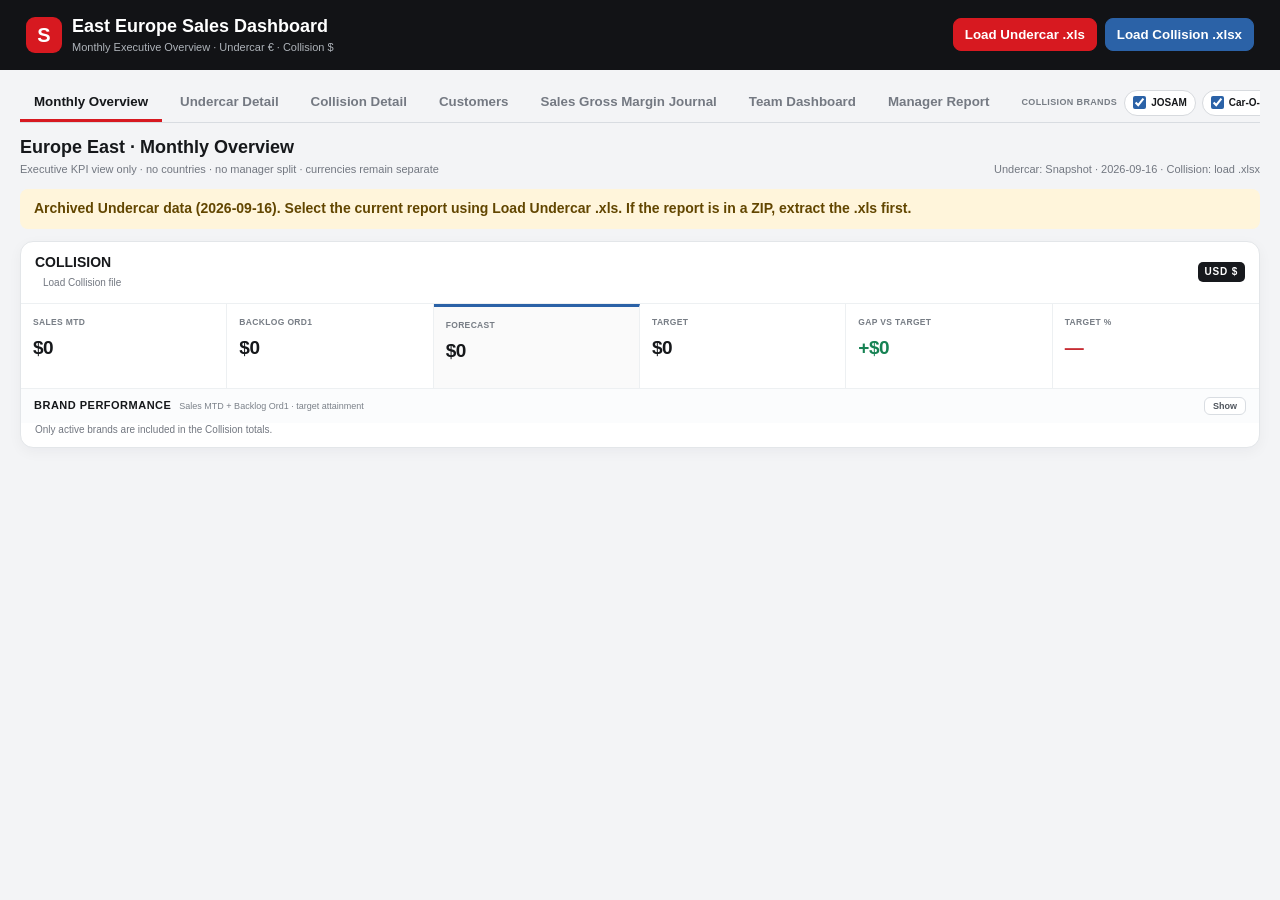
<file: sales-dashboard/index.html>
<!doctype html><html lang="en"><head><meta charset="utf-8"><meta name="viewport" content="width=device-width,initial-scale=1"><title>East Europe Sales Dashboard</title><style>
:root{--bg:#f3f4f6;--card:#fff;--ink:#16181b;--muted:#727780;--line:#e3e6e9;--red:#d71920;--green:#168253;--orange:#d88716;--blue:#2b62a7}*{box-sizing:border-box}body{margin:0;background:var(--bg);font:14px/1.4 Inter,Segoe UI,Arial,sans-serif;color:var(--ink)}header{background:#121316;color:#fff;padding:14px 26px;display:flex;justify-content:space-between;gap:14px;align-items:center;position:sticky;top:0;z-index:20}.brand{display:flex;gap:10px;align-items:center}.logo{width:36px;height:36px;border-radius:9px;background:var(--red);display:grid;place-items:center;font-weight:900;font-size:20px}.brand h1{font-size:18px;margin:0}.brand p{margin:1px 0 0;color:#aeb3b9;font-size:11px}.actions{display:flex;gap:8px;align-items:center;flex-wrap:wrap}.btn{border:1px solid #454950;border-radius:8px;background:#24262b;color:#fff;padding:8px 11px;font-weight:750;cursor:pointer}.btn.red{background:var(--red);border-color:var(--red)}.btn.blue{background:var(--blue);border-color:var(--blue)}.btn.update{display:none;background:#f4a000;border-color:#f4a000;color:#111}.btn.update.show{display:inline-flex}#file,#collisionFile{display:none}.wrap{max-width:1650px;margin:auto;padding:14px 20px 32px}.tabs{display:flex;gap:4px;border-bottom:1px solid #d8dce1;margin-bottom:12px;overflow:auto}.tab{appearance:none;border:0;background:transparent;padding:10px 14px;font-weight:800;color:#747982;cursor:pointer;border-bottom:3px solid transparent;white-space:nowrap}.tab.active{color:#15171a;border-bottom-color:var(--red)}.tabpane{display:none}.tabpane.active{display:block}.toolbar{display:flex;justify-content:space-between;gap:12px;align-items:center;margin-bottom:10px}.toolbar b{font-size:15px}.muted{color:var(--muted);font-size:11px}select,input[type=search]{height:34px;border:1px solid #d7dade;border-radius:8px;background:#fff;padding:0 9px}.card{background:#fff;border:1px solid var(--line);border-radius:11px;box-shadow:0 4px 14px rgba(16,24,40,.045)}.good{color:var(--green)!important}.bad{color:#c72c33!important}.warn{color:var(--orange)!important}.kpis{display:grid;grid-template-columns:repeat(7,1fr);gap:8px;margin-bottom:10px}.label{text-transform:uppercase;letter-spacing:.045em;color:#747982;font-size:9px;font-weight:850}.value{font-size:23px;font-weight:850;letter-spacing:-.03em;margin:6px 0 2px}.managers{display:grid;grid-template-columns:1fr;gap:5px;margin-bottom:9px}.panel{padding:10px}.panel h2{font-size:15px;margin:0}.panel p{margin:2px 0 7px;color:var(--muted);font-size:10.5px}.tableWrap{overflow:auto;max-height:69vh;border:1px solid #e7eaed;border-radius:9px}table{border-collapse:separate;border-spacing:0;width:100%;min-width:1260px}th{position:sticky;top:0;z-index:4;background:#f5f6f7;color:#51575f;font-size:9.5px;text-transform:uppercase;letter-spacing:.025em;padding:7px 8px;border-bottom:1px solid #d7dce1;text-align:left}td{padding:6px 8px;border-bottom:1px solid #eceff2;font-size:12px;line-height:1.25;white-space:nowrap}.num{text-align:right;font-variant-numeric:tabular-nums}.country{font-weight:700}.focus{background:#f7f8fa}.mgrRow td{background:#eceff2;font-weight:850;border-top:2px solid #d6dade}.teamRow td{background:#17191d!important;color:#fff;font-weight:850}.groupRow td{background:#f1f3f5;font-weight:850;color:#333}.countryGroup td{background:#fafbfc;font-weight:800;color:#555}.more{display:none}.full .more{display:table-cell}.miniKpis{display:grid;grid-template-columns:repeat(6,1fr);gap:8px;margin-bottom:10px}.miniKpi{padding:10px 12px}.miniKpi .value{font-size:20px}.filters{display:flex;gap:7px;flex-wrap:wrap;align-items:center}.note{margin-top:8px;color:var(--muted);font-size:10px}
.execIntro{display:flex;justify-content:space-between;gap:14px;align-items:flex-end;margin-bottom:10px}.execIntro h2{margin:0;font-size:18px}.execIntro p{margin:2px 0 0;color:var(--muted);font-size:11px}.businessCard{background:#fff;border:1px solid var(--line);border-radius:13px;margin-bottom:12px;overflow:hidden;box-shadow:0 4px 14px rgba(16,24,40,.045)}.businessHead{display:flex;justify-content:space-between;gap:12px;align-items:center;padding:11px 14px;border-bottom:1px solid #edf0f2}.businessHead h3{margin:0;font-size:14px}.currency{font-size:10px;font-weight:900;letter-spacing:.08em;border-radius:5px;padding:3px 7px;background:#17191d;color:#fff}.period{font-size:10px;color:var(--muted);margin-left:8px}.execGrid{display:grid;grid-template-columns:repeat(7,1fr);gap:0}.execKpi{padding:13px 12px;border-right:1px solid #edf0f2;min-height:84px}.execKpi:last-child{border-right:0}.execKpi span{display:block;font-size:8.5px;text-transform:uppercase;font-weight:850;color:#777d85;letter-spacing:.04em}.execKpi b{display:block;margin-top:6px;font-size:19px;letter-spacing:-.025em}.execKpi.emphasis{background:#fafafa;border-top:3px solid var(--red)}.collisionBlock .execKpi.emphasis{border-top-color:var(--blue)}.brandMini{padding:0 12px 12px}.brandMini table{min-width:900px}.brandMini th{position:static;background:#f6f7f8}.brandMini td{font-size:11.5px}.brandTotal td{font-weight:900;background:#f1f3f5}.execNote{font-size:10px;color:var(--muted);padding:0 14px 10px}
#collisionDetail .tableWrap table{min-width:1450px}.collisionGroupHead th{background:#eceff2;text-align:center;font-size:9px;font-weight:900;letter-spacing:.08em}.collisionGroupHead .month{color:var(--red);border-left:3px solid #efc4c6}.collisionGroupHead .year{color:var(--blue);border-left:3px solid #cbd9ea}.sepM{border-left:3px solid #efc4c6!important}.sepY{border-left:3px solid #cbd9ea!important}.tag{font-size:9px;font-weight:850;padding:2px 6px;border-radius:99px;background:#eef0f2}.total td{background:#f1f3f5;font-weight:850}.mgr td{background:#17191d!important;color:#fff;font-weight:850}.collisionRule{padding:8px 10px;margin-bottom:10px;background:#fff;border:1px solid var(--line);border-radius:9px;font-size:10.5px;color:var(--muted)}
@media(max-width:1200px){.execGrid{grid-template-columns:repeat(4,1fr)}.execKpi{border-bottom:1px solid #edf0f2}.kpis{grid-template-columns:repeat(3,1fr)}.miniKpis{grid-template-columns:repeat(3,1fr)}}@media(max-width:700px){header{position:relative;align-items:flex-start;flex-direction:column}.wrap{padding:12px}.toolbar,.execIntro{align-items:flex-start;flex-direction:column}.execGrid,.kpis,.miniKpis{grid-template-columns:repeat(2,1fr)}}@media(max-width:450px){.execGrid,.kpis,.miniKpis{grid-template-columns:1fr}}
</style><style>
#undercarDataStatus{margin:12px 0;padding:10px 14px;background:#fff5db;color:#624600;border-radius:8px;font-weight:600}
#overview[data-undercar-report="loaded"] #undercarDataStatus{background:#e9f4ef;color:#175343}
#overview[data-undercar-report="pending"] .totalOverviewBlock,
#overview[data-undercar-report="pending"] .businessCard:has(#undercarOverview){display:none!important}
</style></head><body>
<header><div class="brand"><div class="logo">S</div><div><h1>East Europe Sales Dashboard</h1><p>Monthly Executive Overview · Undercar € · Collision $</p></div></div><div class="actions"><span id="status" class="muted"></span><button id="updateBtn" class="btn update">↻ Update available</button><button class="btn red" onclick="document.getElementById('file').click()">Load Undercar .xls</button><input id="file" type="file" accept=".xls"><button id="collisionLoad" class="btn blue">Load Collision .xlsx</button><input id="collisionFile" type="file" accept=".xlsx"></div></header>
<main class="wrap"><nav class="tabs"><button class="tab active" data-tab="overview">Monthly Overview</button><button class="tab" data-tab="team">Undercar Detail</button><button class="tab" data-tab="collisionDetail">Collision Detail</button><button class="tab" data-tab="customers">Customers</button><button class="tab" data-tab="journal">Sales Gross Margin Journal</button></nav>
<section id="overview" class="tabpane active" data-undercar-report="pending"><div class="execIntro"><div><h2>Europe East · Monthly Overview</h2><p>Executive KPI view only · no countries · no manager split · currencies remain separate</p></div><div class="muted">Undercar: <span id="overviewUndercarSource">loading snapshot…</span> · Collision: <span id="overviewCollisionSource">load .xlsx</span></div></div><div id="undercarDataStatus" role="status">Select the current report using Load Undercar .xls.</div><section class="businessCard"><div class="businessHead"><div><h3>UNDERCAR</h3><span class="period">Current month</span></div><span class="currency">EUR €</span></div><div id="undercarOverview" class="execGrid"></div></section><section class="businessCard collisionBlock"><div class="businessHead"><div><h3>COLLISION</h3><span id="collisionPeriod" class="period">Load Collision file</span></div><span class="currency">USD $</span></div><div id="collisionOverview" class="execGrid"></div><div class="brandMini"><table><thead><tr><th>Brand</th><th class="num">AOP</th><th class="num">Actual</th><th class="num">Ord0</th><th class="num">Ord1</th><th class="num">Forecast</th><th class="num">Gap</th><th class="num">AOP %</th></tr></thead><tbody id="collisionBrandBody"><tr><td colspan="8" class="muted">Load Collision .xlsx to show brand totals.</td></tr></tbody></table></div><div class="execNote">Only active brands are included in the Collision totals.</div></section></section>
<section id="team" class="tabpane"><div class="toolbar"><div><b>Undercar Detail</b><div id="source" class="muted">Loading snapshot…</div></div><div><select id="manager"><option value="ALL">All managers</option></select> <button id="fullBtn" class="btn" style="background:#fff;color:#222;border-color:#d7dade">Full view</button></div></div><section id="kpis" class="kpis"></section><section id="cards" class="managers"></section><section class="card panel"><h2>Country performance</h2><p>Monthly target = Plan · Forecast = Sales Estimate Month [inv+ord1] · Annual target = Sales PLAN YTD.</p><div class="tableWrap"><table id="countryTable"><thead><tr><th>Manager</th><th>Country</th><th class="num">Sales MTD</th><th class="num">Backlog Ord1</th><th class="num focus">Forecast</th><th class="num focus">MTD Target</th><th class="num focus">Gap</th><th class="num">Sales YTD</th><th class="num">YTD Target</th><th class="num">YTD Gap</th><th class="num">Backlog Ord2</th><th class="num more">Order Entered</th><th class="num more">Next Plan</th></tr></thead><tbody id="countryBody"></tbody></table></div></section></section>
<section id="collisionDetail" class="tabpane"><div class="toolbar"><div><b>Collision · Europe East</b><div id="collisionDetailSource" class="muted">Load Collision .xlsx</div></div><div class="filters"><select id="collisionManagerDetail"><option value="ALL">All managers</option><option>Sergej</option><option>Mindaugas Deikus</option><option>Ruslan Sollano</option><option>Michal Adamiec</option></select><select id="collisionBrandDetail"><option value="ALL">All brands</option><option>Josam</option><option>Car-O-Liner</option><option>BlackHawk</option></select></div></div><div class="collisionRule">Scope: Sergej = Austria Car-O-Liner/BlackHawk · Mindaugas = LT/LV/EE/GR/CY · Ruslan = Bulgaria + Export · Michal = remaining Europe East · Josam AT/CZ/SK excluded.</div><section id="collisionDetailKpis" class="miniKpis"><div class="card miniKpi"><div class="label">Collision</div><div class="value">Load .xlsx</div><div class="muted">Month + YTD · USD</div></div></section><section class="card panel"><h2>Brand performance</h2><p>Josam, Car-O-Liner and BlackHawk individually.</p><div class="tableWrap"><table id="collisionDetailBrandTable"><thead></thead><tbody><tr><td>Load Collision .xlsx</td></tr></tbody></table></div></section><section class="card panel" style="margin-top:10px"><h2>Manager / Country performance</h2><p>Current month and YTD based on the latest Actual month in the source file.</p><div class="tableWrap"><table id="collisionDetailTable"><thead></thead><tbody><tr><td>Load Collision .xlsx</td></tr></tbody></table></div></section></section>
<section id="customers" class="tabpane"><div class="toolbar"><div><b>Customer Overview</b><div class="muted">Customer Code = primary ID · Month + YTD target view</div></div><div class="filters"><select id="customerManager"><option value="ALL">All managers</option></select><select id="customerCountry"><option value="ALL">All countries</option></select><input id="customerSearch" type="search" placeholder="Search customer"></div></div><section id="customerKpis" class="miniKpis"></section><section class="card panel"><div class="tableWrap"><table><thead><tr><th>Manager</th><th>Country</th><th>Customer</th><th>Code</th><th class="num">Sales MTD</th><th class="num">Backlog Ord1</th><th class="num">Forecast</th><th class="num">Sales YTD</th><th class="num">GM MTD €</th><th class="num">GM MTD %</th><th class="num">Order Entered</th></tr></thead><tbody id="customerBody"></tbody></table></div></section></section>
<section id="journal" class="tabpane"><div class="toolbar"><div><b>Sales Gross Margin Journal</b><div class="muted">Transaction-level view from the original journal sheet</div></div><div class="filters"><select id="journalManager"><option value="ALL">All managers</option></select><select id="journalType"><option value="ALL">Inv + Orders</option><option value="Inv">Invoices</option><option value="Ord1">Ord1</option><option value="Ord2">Ord2</option></select><input id="journalSearch" type="search" placeholder="Search customer / part"></div></div><section id="journalKpis" class="miniKpis"></section><section class="card panel"><div class="tableWrap"><table style="min-width:1400px"><thead><tr><th>Manager</th><th>Country</th><th>Customer</th><th>Type</th><th>Date</th><th>Part no.</th><th>Description</th><th class="num">Sales €</th><th class="num">GM €</th><th class="num">GM %</th></tr></thead><tbody id="journalBody"></tbody></table></div><div class="note">GM % is weighted in the KPI summary (total GM / total Sales), not averaged across rows.</div></section></section>
</main><script src="xls-biff8.js?v=2026091721"></script><script src="app-v189.js?v=2026091747"></script></body></html>
</file>
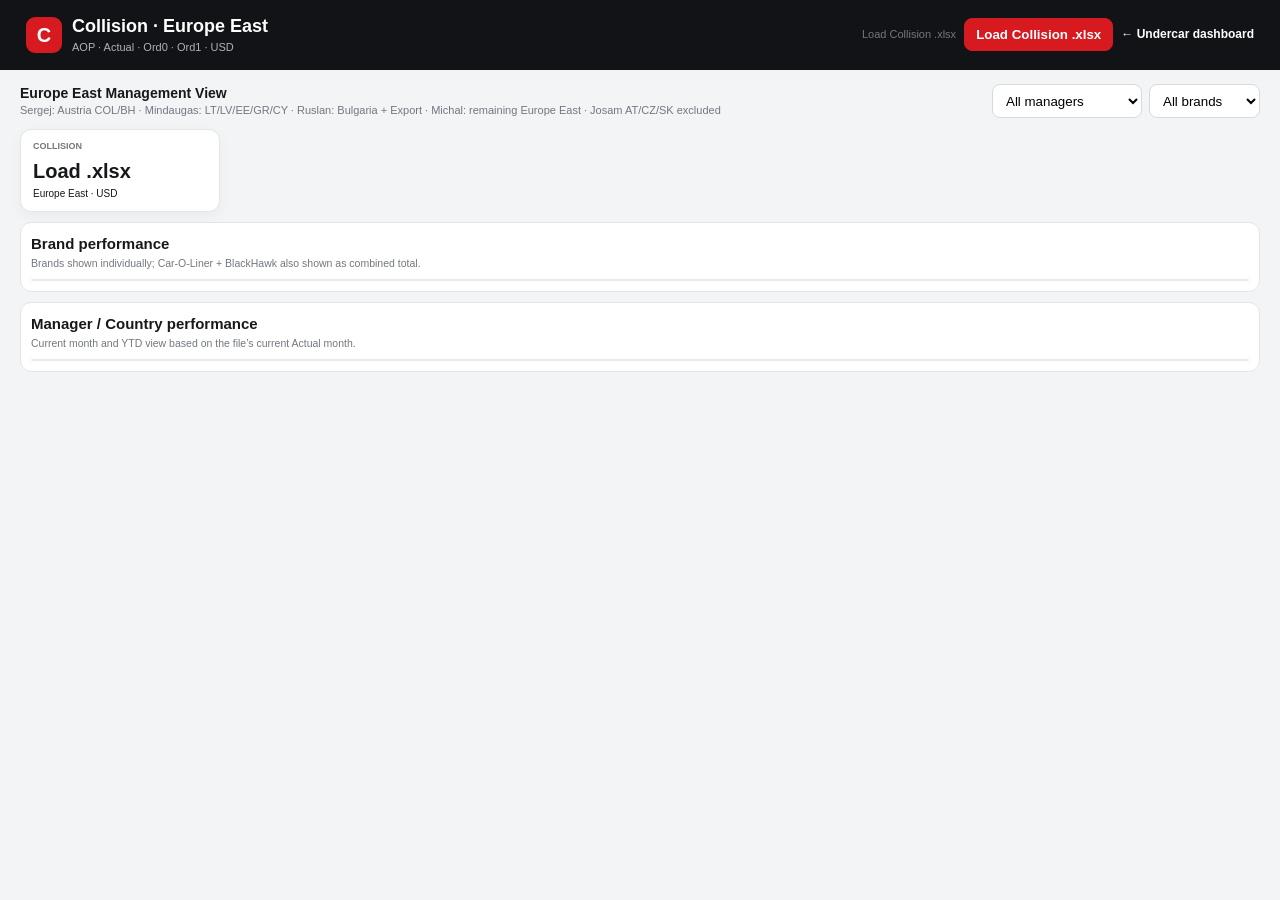
<file: sales-dashboard/collision.html>
<!doctype html><html lang="en"><head><meta charset="utf-8"><meta name="viewport" content="width=device-width,initial-scale=1"><title>Collision Europe East Dashboard</title><style>:root{--bg:#f3f4f6;--card:#fff;--ink:#16181b;--muted:#727780;--line:#e3e6e9;--red:#d71920;--green:#168253;--blue:#2b62a7}*{box-sizing:border-box}body{margin:0;background:var(--bg);font:14px/1.4 Inter,Segoe UI,Arial,sans-serif;color:var(--ink)}header{background:#121316;color:#fff;padding:14px 26px;display:flex;justify-content:space-between;gap:14px;align-items:center}.brand{display:flex;gap:10px;align-items:center}.logo{width:36px;height:36px;border-radius:9px;background:var(--red);display:grid;place-items:center;font-weight:900;font-size:20px}.brand h1{font-size:18px;margin:0}.brand p{margin:1px 0 0;color:#aeb3b9;font-size:11px}.actions{display:flex;gap:8px;align-items:center;flex-wrap:wrap}.btn{border:1px solid #454950;border-radius:8px;background:#24262b;color:#fff;padding:8px 11px;font-weight:750;cursor:pointer}.btn.red{background:var(--red);border-color:var(--red)}.wrap{max-width:1650px;margin:auto;padding:14px 20px 32px}.toolbar{display:flex;justify-content:space-between;gap:12px;align-items:center;margin-bottom:10px}.muted{color:var(--muted);font-size:11px}.filters{display:flex;gap:7px;flex-wrap:wrap}select{height:34px;border:1px solid #d7dade;border-radius:8px;background:#fff;padding:0 9px}.kpis{display:grid;grid-template-columns:repeat(6,1fr);gap:8px;margin-bottom:10px}.kpi{background:#fff;border:1px solid var(--line);border-radius:11px;padding:10px 12px;box-shadow:0 4px 14px rgba(16,24,40,.045)}.kpi small{display:block;text-transform:uppercase;color:#777;font-size:9px;font-weight:850}.kpi b{display:block;font-size:20px;margin-top:5px}.kpi em{display:block;font-style:normal;font-size:10px;margin-top:2px}.card{background:#fff;border:1px solid var(--line);border-radius:11px;padding:10px;margin-bottom:10px}.card h2{font-size:15px;margin:0}.card p{font-size:10.5px;color:var(--muted);margin:2px 0 8px}.tableWrap{overflow:auto;max-height:58vh;border:1px solid #e7eaed;border-radius:9px}table{border-collapse:separate;border-spacing:0;width:100%;min-width:1450px}th{position:sticky;top:0;z-index:4;background:#f5f6f7;color:#51575f;font-size:9.5px;text-transform:uppercase;letter-spacing:.025em;padding:7px 8px;border-bottom:1px solid #d7dce1;text-align:left}td{padding:6px 8px;border-bottom:1px solid #eceff2;font-size:12px;white-space:nowrap}.num{text-align:right;font-variant-numeric:tabular-nums}.good{color:var(--green)!important}.bad{color:#c72c33!important}.group th{background:#eceff2;text-align:center;font-size:9px;font-weight:900;letter-spacing:.08em}.group .month{color:var(--red);border-left:3px solid #efc4c6}.group .year{color:var(--blue);border-left:3px solid #cbd9ea}.sepM{border-left:3px solid #efc4c6!important}.sepY{border-left:3px solid #cbd9ea!important}.tag{font-size:9px;font-weight:850;padding:2px 6px;border-radius:99px;background:#eef0f2}.total td{background:#f1f3f5;font-weight:900}.mgr td{background:#17191d!important;color:#fff;font-weight:900}.back{color:#fff;text-decoration:none;font-weight:700;font-size:12px}@media(max-width:1100px){.kpis{grid-template-columns:repeat(3,1fr)}}@media(max-width:700px){header{align-items:flex-start;flex-direction:column}.wrap{padding:12px}.toolbar{align-items:flex-start;flex-direction:column}.kpis{grid-template-columns:repeat(2,1fr)}}</style></head><body><header><div class="brand"><div class="logo">C</div><div><h1>Collision · Europe East</h1><p>AOP · Actual · Ord0 · Ord1 · USD</p></div></div><div class="actions"><span id="collisionStatus" class="muted">Load Collision .xlsx</span><button id="collisionLoad" class="btn red">Load Collision .xlsx</button><input id="collisionFile" type="file" accept=".xlsx" hidden><a class="back" href="./">← Undercar dashboard</a></div></header><main class="wrap"><div class="toolbar"><div><b>Europe East Management View</b><div class="muted">Sergej: Austria COL/BH · Mindaugas: LT/LV/EE/GR/CY · Ruslan: Bulgaria + Export · Michal: remaining Europe East · Josam AT/CZ/SK excluded</div></div><div class="filters"><select id="collisionManager"><option value="ALL">All managers</option><option>Sergej</option><option>Mindaugas Deikus</option><option>Ruslan Sollano</option><option>Michal Adamiec</option></select><select id="collisionBrand"><option value="ALL">All brands</option><option>Josam</option><option>Car-O-Liner</option><option>BlackHawk</option></select></div></div><section id="collisionKpis" class="kpis"><div class="kpi"><small>Collision</small><b>Load .xlsx</b><em>Europe East · USD</em></div></section><section class="card"><h2>Brand performance</h2><p>Brands shown individually; Car-O-Liner + BlackHawk also shown as combined total.</p><div class="tableWrap"><table id="brandTable"><thead></thead><tbody></tbody></table></div></section><section class="card"><h2>Manager / Country performance</h2><p>Current month and YTD view based on the file’s current Actual month.</p><div class="tableWrap"><table id="detailTable"><thead></thead><tbody></tbody></table></div></section></main><script src="collision-v182.js?v=2026091712"></script></body></html>
</file>
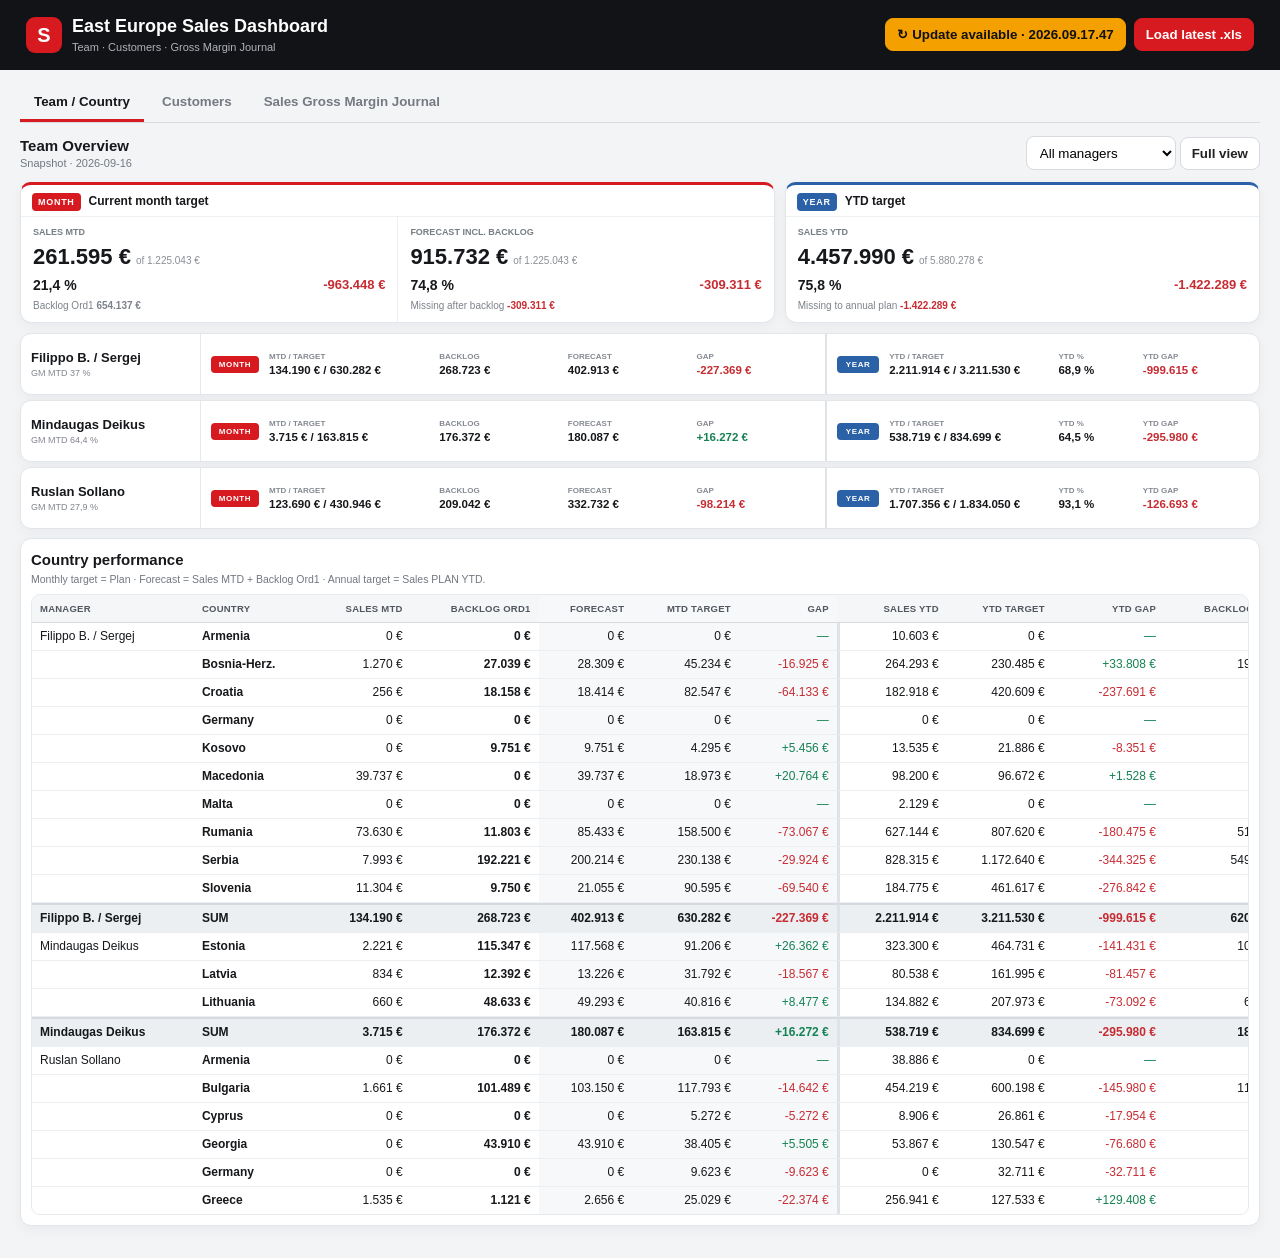
<file: sales-dashboard/v176.html>
<!doctype html><html lang="en"><head><meta charset="utf-8"><meta name="viewport" content="width=device-width,initial-scale=1"><title>East Europe Sales Dashboard</title><style>
:root{--bg:#f3f4f6;--card:#fff;--ink:#16181b;--muted:#727780;--line:#e3e6e9;--red:#d71920;--green:#168253;--orange:#d88716;--blue:#2b62a7}*{box-sizing:border-box}body{margin:0;background:var(--bg);font:14px/1.4 Inter,Segoe UI,Arial,sans-serif;color:var(--ink)}header{background:#121316;color:#fff;padding:14px 26px;display:flex;justify-content:space-between;gap:14px;align-items:center;position:sticky;top:0;z-index:20}.brand{display:flex;gap:10px;align-items:center}.logo{width:36px;height:36px;border-radius:9px;background:var(--red);display:grid;place-items:center;font-weight:900;font-size:20px}.brand h1{font-size:18px;margin:0}.brand p{margin:1px 0 0;color:#aeb3b9;font-size:11px}.actions{display:flex;gap:8px;align-items:center;flex-wrap:wrap}.btn{border:1px solid #454950;border-radius:8px;background:#24262b;color:#fff;padding:8px 11px;font-weight:750;cursor:pointer}.btn.red{background:var(--red);border-color:var(--red)}.btn.update{display:none;background:#f4a000;border-color:#f4a000;color:#111}.btn.update.show{display:inline-flex}#file{display:none}.wrap{max-width:1650px;margin:auto;padding:14px 20px 32px}.tabs{display:flex;gap:4px;border-bottom:1px solid #d8dce1;margin-bottom:12px}.tab{appearance:none;border:0;background:transparent;padding:10px 14px;font-weight:800;color:#747982;cursor:pointer;border-bottom:3px solid transparent}.tab.active{color:#15171a;border-bottom-color:var(--red)}.tabpane{display:none}.tabpane.active{display:block}.toolbar{display:flex;justify-content:space-between;gap:12px;align-items:center;margin-bottom:10px}.toolbar b{font-size:15px}.muted{color:var(--muted);font-size:11px}select,input[type=search]{height:34px;border:1px solid #d7dade;border-radius:8px;background:#fff;padding:0 9px}.kpis{display:grid;grid-template-columns:repeat(7,1fr);gap:8px;margin-bottom:10px}.card{background:#fff;border:1px solid var(--line);border-radius:11px;box-shadow:0 4px 14px rgba(16,24,40,.045)}.kpi{padding:11px 12px;min-height:88px;border-left:4px solid #222}.kpi.red{border-left-color:var(--red)}.kpi.blue{border-left-color:var(--blue)}.kpi.orange{border-left-color:var(--orange)}.label{text-transform:uppercase;letter-spacing:.045em;color:#747982;font-size:9px;font-weight:850}.value{font-size:23px;font-weight:850;letter-spacing:-.03em;margin:6px 0 2px}.good{color:var(--green)!important}.bad{color:#c72c33!important}.warn{color:var(--orange)!important}.managers{display:grid;grid-template-columns:1fr;gap:5px;margin-bottom:9px}.managerCard{padding:7px 10px}.managerTop{display:flex;justify-content:space-between;gap:8px;align-items:center}.managerTop h2{font-size:14px;margin:0}.badge{font-size:9px;font-weight:850;background:#eef0f2;border-radius:999px;padding:3px 7px}.stats{display:grid;grid-template-columns:1.25fr .8fr .65fr .9fr 1.35fr .65fr;gap:9px;margin-top:4px}.stat span{display:block;color:#858a92;font-size:8.5px;text-transform:uppercase;font-weight:800}.stat strong{display:block;margin-top:1px;font-size:12.5px}.track{height:3px;background:#edf0f2;border-radius:999px;overflow:hidden;margin-top:5px}.fill{height:100%;background:var(--red)}.fill.good{background:var(--green)}.fill.warn{background:var(--orange)}.panel{padding:10px}.panel h2{font-size:15px;margin:0}.panel p{margin:2px 0 7px;color:var(--muted);font-size:10.5px}.tableWrap{overflow:auto;max-height:69vh;border:1px solid #e7eaed;border-radius:9px}table{border-collapse:separate;border-spacing:0;width:100%;min-width:1260px}th{position:sticky;top:0;z-index:4;background:#f5f6f7;color:#51575f;font-size:9.5px;text-transform:uppercase;letter-spacing:.025em;padding:7px 8px;border-bottom:1px solid #d7dce1;text-align:left}td{padding:6px 8px;border-bottom:1px solid #eceff2;font-size:12px;line-height:1.25;white-space:nowrap}.num{text-align:right;font-variant-numeric:tabular-nums}.country{font-weight:700}.focus{background:#f7f8fa}.mgrRow td{background:#eceff2;font-weight:850;border-top:2px solid #d6dade}.teamRow td{background:#17191d!important;color:#fff;font-weight:850}.groupRow td{background:#f1f3f5;font-weight:850;color:#333}.countryGroup td{background:#fafbfc;font-weight:800;color:#555}.more{display:none}.full .more{display:table-cell}.miniKpis{display:grid;grid-template-columns:repeat(4,1fr);gap:8px;margin-bottom:10px}.miniKpi{padding:10px 12px}.miniKpi .value{font-size:20px}.filters{display:flex;gap:7px;flex-wrap:wrap;align-items:center}.note{margin-top:8px;color:var(--muted);font-size:10px}@media(max-width:1100px){.kpis{grid-template-columns:repeat(3,1fr)}.miniKpis{grid-template-columns:repeat(2,1fr)}}@media(max-width:700px){header{position:relative;align-items:flex-start;flex-direction:column}.wrap{padding:12px}.kpis{grid-template-columns:1fr 1fr}.toolbar{align-items:flex-start;flex-direction:column}.tabs{overflow:auto}.stats{grid-template-columns:repeat(3,1fr)}}@media(max-width:450px){.kpis,.miniKpis{grid-template-columns:1fr}}
</style></head><body><header><div class="brand"><div class="logo">S</div><div><h1>East Europe Sales Dashboard</h1><p>Team · Customers · Gross Margin Journal</p></div></div><div class="actions"><span id="status" class="muted"></span><button id="updateBtn" class="btn update">↻ Update available</button><button class="btn red" onclick="document.getElementById('file').click()">Load latest .xls</button><input id="file" type="file" accept=".xls"></div></header><main class="wrap"><nav class="tabs"><button class="tab active" data-tab="team">Team / Country</button><button class="tab" data-tab="customers">Customers</button><button class="tab" data-tab="journal">Sales Gross Margin Journal</button></nav>
<section id="team" class="tabpane active"><div class="toolbar"><div><b>Team Overview</b><div id="source" class="muted">Loading snapshot…</div></div><div><select id="manager"><option value="ALL">All managers</option></select> <button id="fullBtn" class="btn" style="background:#fff;color:#222;border-color:#d7dade">Full view</button></div></div><section id="kpis" class="kpis"></section><section id="cards" class="managers"></section><section class="card panel"><h2>Country performance</h2><p>Monthly target = Plan · Forecast = Sales MTD + Backlog Ord1 · Annual target = Sales PLAN YTD.</p><div class="tableWrap"><table id="countryTable"><thead><tr><th>Manager</th><th>Country</th><th class="num">Sales MTD</th><th class="num">Backlog Ord1</th><th class="num focus">Forecast</th><th class="num focus">MTD Target</th><th class="num focus">Gap</th><th class="num">Sales YTD</th><th class="num">YTD Target</th><th class="num">YTD Gap</th><th class="num">Backlog Ord2</th><th class="num more">Order Entered</th><th class="num more">Next Plan</th></tr></thead><tbody id="countryBody"></tbody></table></div></section></section>
<section id="customers" class="tabpane"><div class="toolbar"><div><b>Customer Overview</b><div class="muted">Grouped by Manager → Country → Customer</div></div><div class="filters"><select id="customerManager"><option value="ALL">All managers</option></select><select id="customerCountry"><option value="ALL">All countries</option></select><input id="customerSearch" type="search" placeholder="Search customer"></div></div><section id="customerKpis" class="miniKpis"></section><section class="card panel"><div class="tableWrap"><table><thead><tr><th>Manager</th><th>Country</th><th>Customer</th><th>Code</th><th class="num">Sales MTD</th><th class="num">Backlog Ord1</th><th class="num">Forecast</th><th class="num">Sales YTD</th><th class="num">GM MTD €</th><th class="num">GM MTD %</th><th class="num">Order Entered</th></tr></thead><tbody id="customerBody"></tbody></table></div></section></section>
<section id="journal" class="tabpane"><div class="toolbar"><div><b>Sales Gross Margin Journal</b><div class="muted">Transaction-level view from the original journal sheet</div></div><div class="filters"><select id="journalManager"><option value="ALL">All managers</option></select><select id="journalType"><option value="ALL">Inv + Orders</option><option value="Inv">Invoices</option><option value="Ord1">Ord1</option><option value="Ord2">Ord2</option></select><input id="journalSearch" type="search" placeholder="Search customer / part"></div></div><section id="journalKpis" class="miniKpis"></section><section class="card panel"><div class="tableWrap"><table style="min-width:1400px"><thead><tr><th>Manager</th><th>Country</th><th>Customer</th><th>Type</th><th>Date</th><th>Part no.</th><th>Description</th><th class="num">Sales €</th><th class="num">GM €</th><th class="num">GM %</th></tr></thead><tbody id="journalBody"></tbody></table></div><div class="note">GM % is weighted in the KPI summary (total GM / total Sales), not averaged across rows.</div></section></section></main><script src="xls-biff8.js?v=202609176"></script><script src="app.js?v=202609176"></script></body></html>
</file>
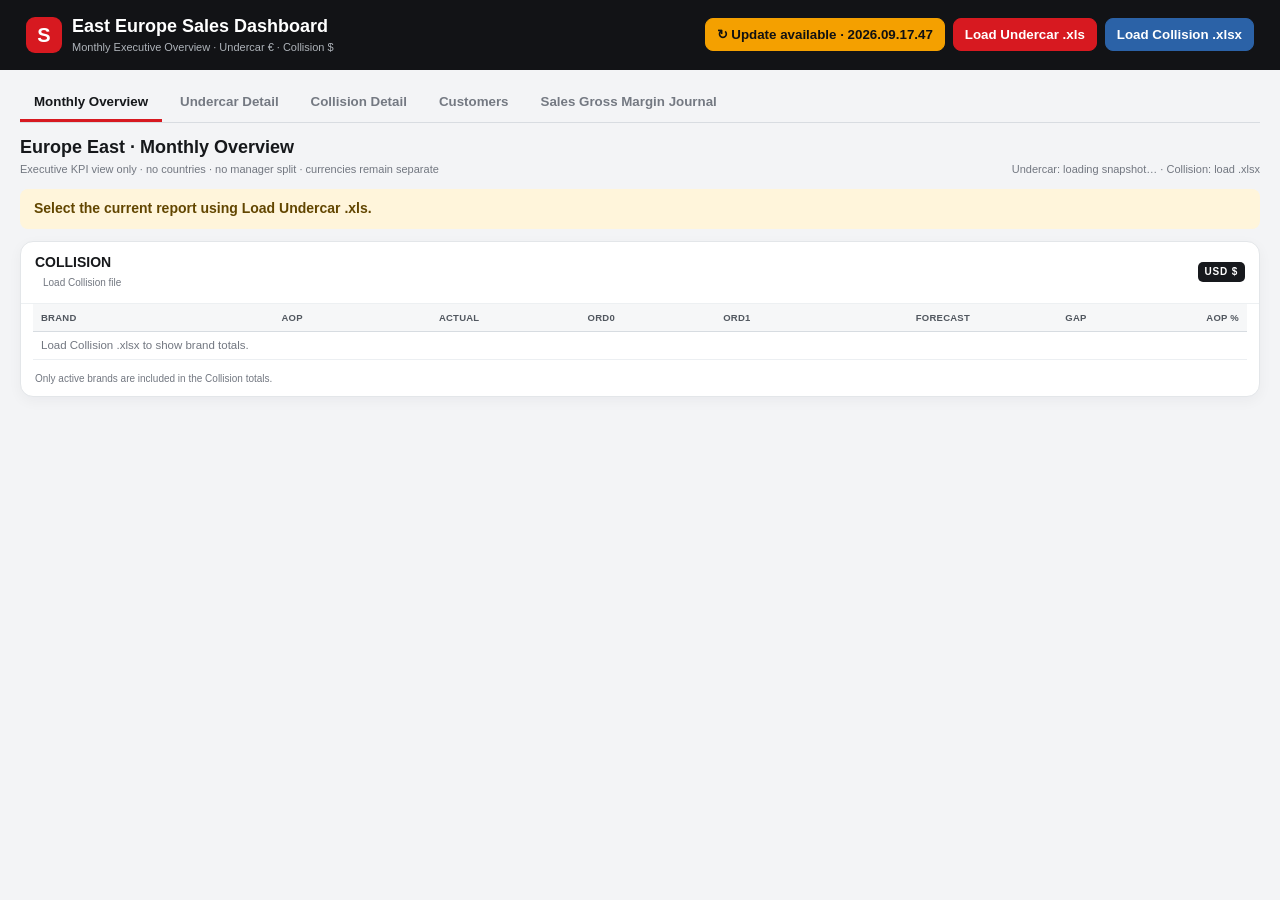
<file: sales-dashboard/v178.html>
<!doctype html><html><head><meta charset="utf-8"><meta name="viewport" content="width=device-width,initial-scale=1"><title>Sales Dashboard v178</title></head><body><script>(async()=>{try{let h=await fetch('./index.html?ts='+Date.now(),{cache:'no-store'}).then(r=>r.text());h=h.replace(/app-v\d+\.js\?v=\d+/,'app-v178.js?v=202609178');document.open();document.write(h);document.close()}catch(e){document.body.textContent='Dashboard load error: '+e.message}})();</script></body></html>
</file>
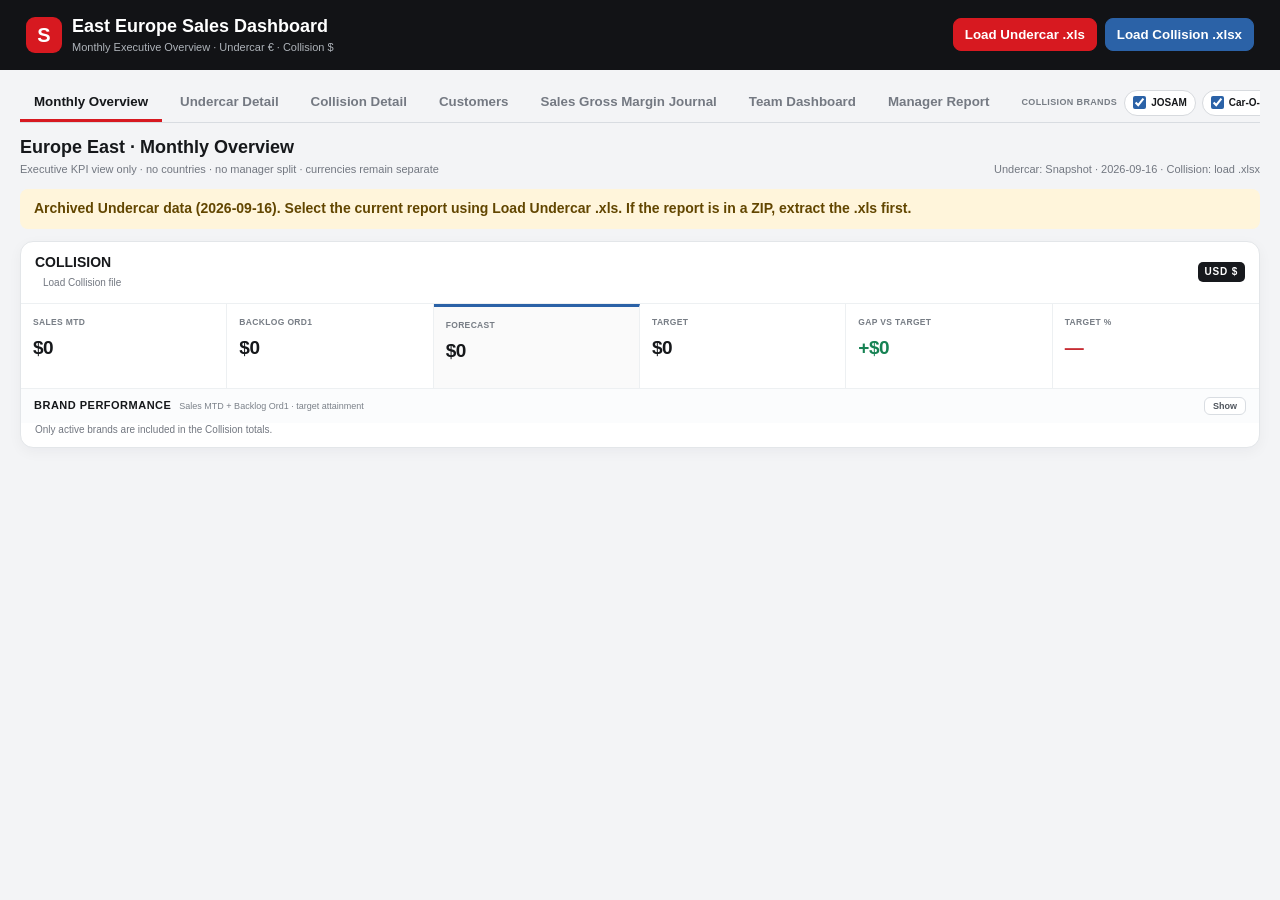
<file: sales-dashboard/v179.html>
<!doctype html><meta charset="utf-8"><meta http-equiv="refresh" content="0;url=./?v=2026.09.17.9"><title>Sales Dashboard v179</title><script>location.replace('./?v=2026.09.17.9&refresh='+Date.now())</script>
</file>
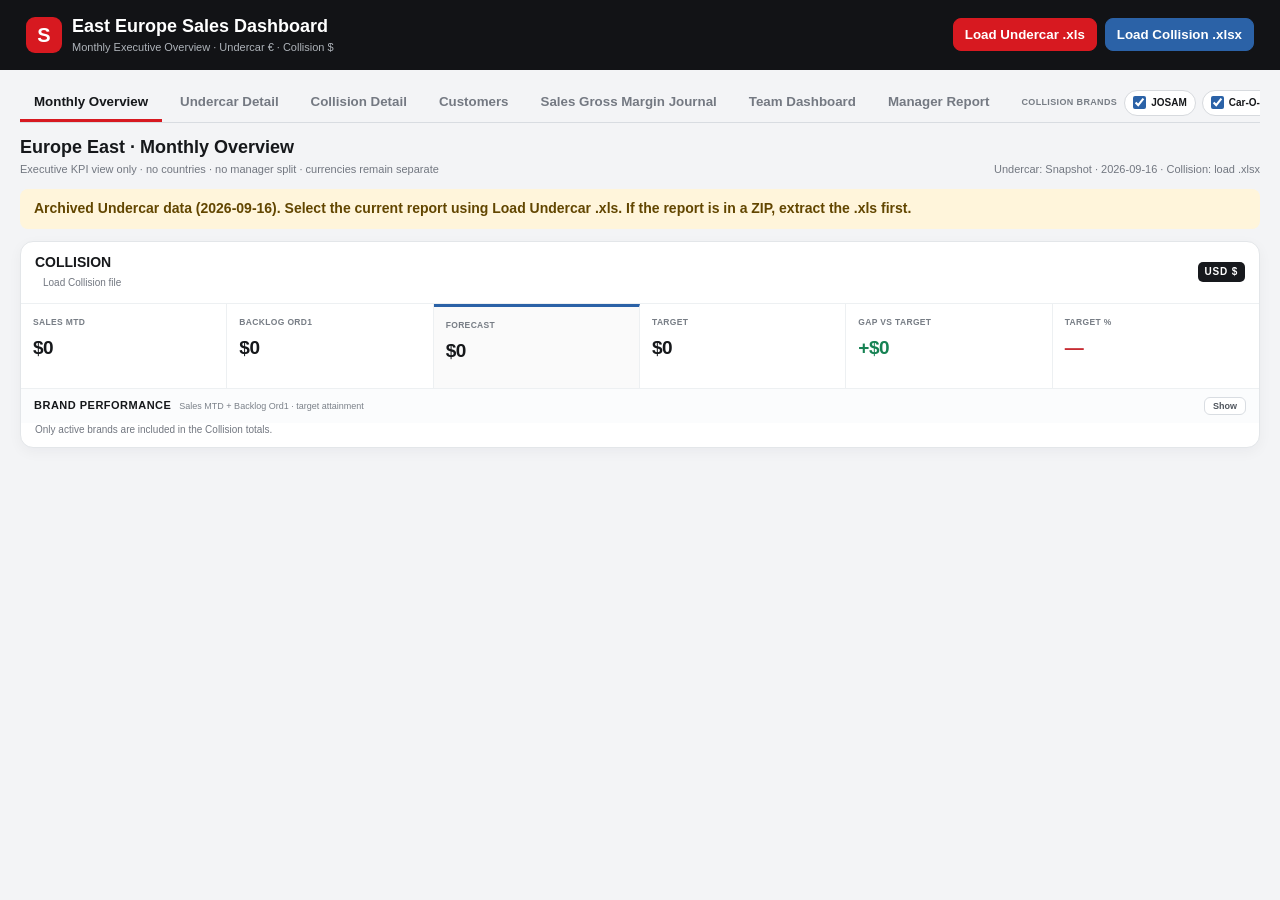
<file: sales-dashboard/v180.html>
<!doctype html><meta charset="utf-8"><meta http-equiv="refresh" content="0;url=./?v=2026.09.17.10"><title>Sales Dashboard v180</title><script>location.replace('./?v=2026.09.17.10&refresh='+Date.now())</script>
</file>
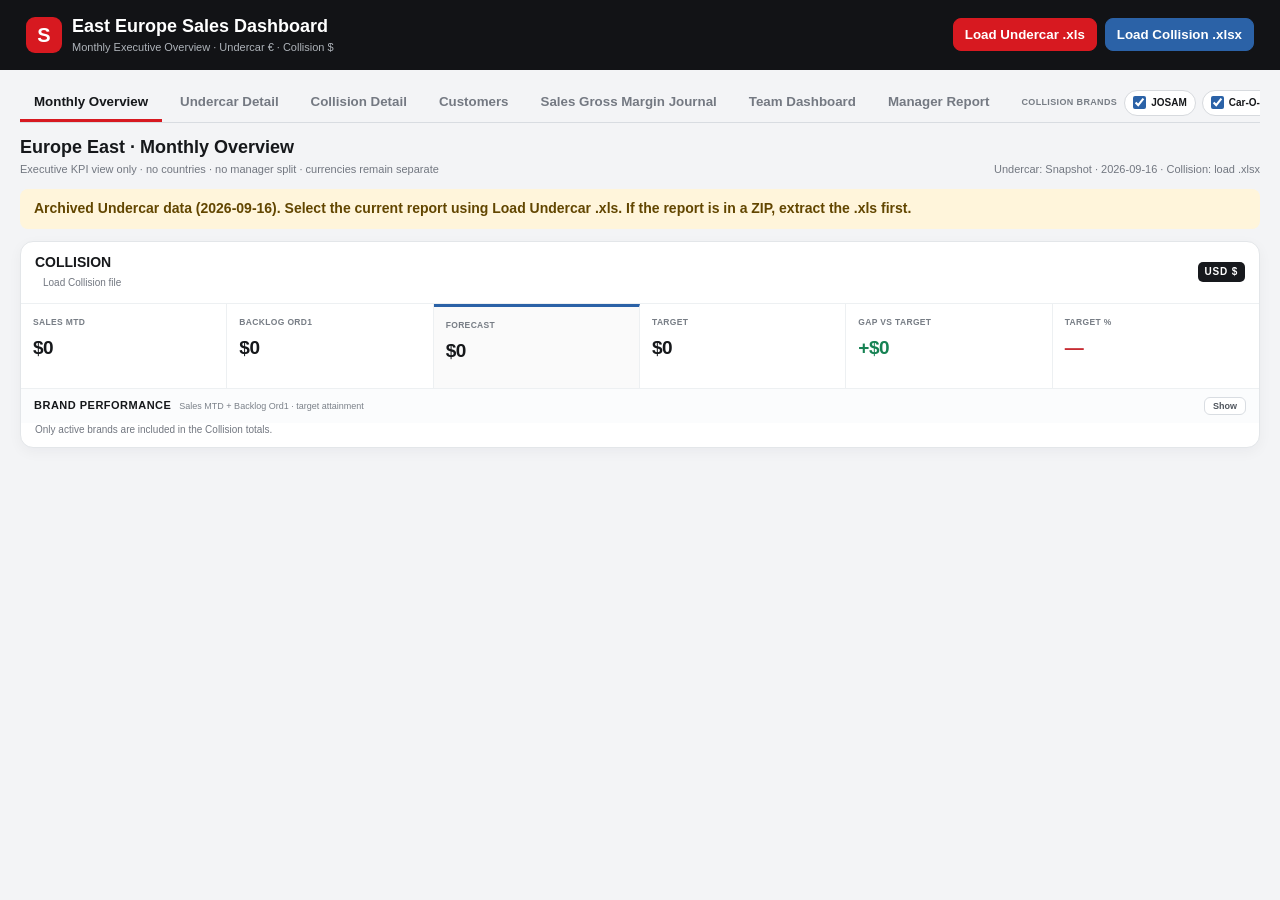
<file: sales-dashboard/v181.html>
<!doctype html><meta charset="utf-8"><meta http-equiv="refresh" content="0;url=./?v=2026.09.17.11&refresh=181"><title>Sales Dashboard v181</title><script>location.replace('./?v=2026.09.17.11&refresh='+Date.now())</script>
</file>
